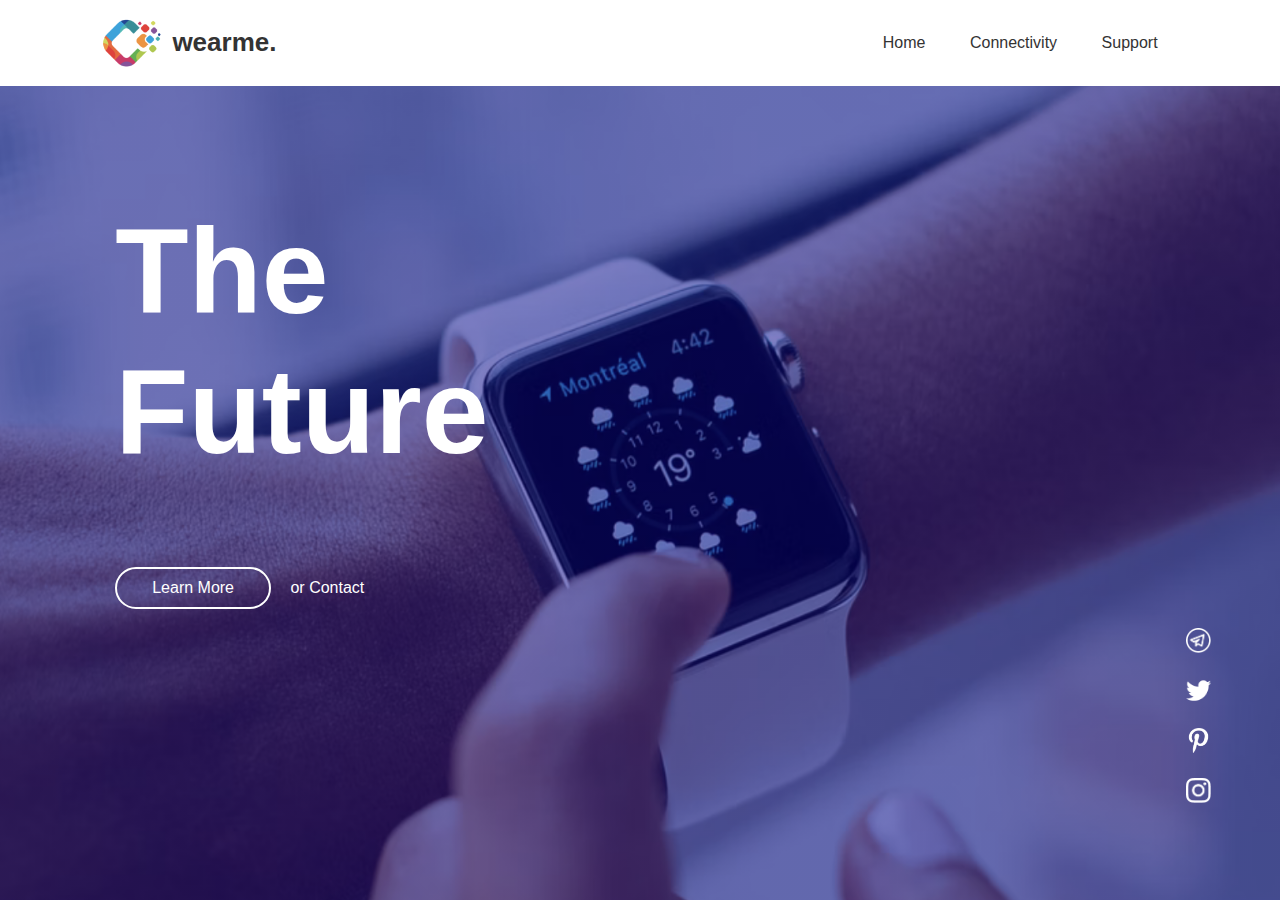
<file: 1-Animated-Website/index.html>
<!DOCTYPE html>
<html>
  <head>
    <meta charset="utf-8" />
    <meta name="viewport" content="width=device-width, initial-scale=1.0" />
    <title>Website Design with Animation</title>
    <!-- CSS -->
    <link rel="stylesheet" href="css/style.css" />
  </head>
  <body>
    <!-- Header -->
    <div class="header">
      <nav>
        <div class="logo">
          <img src="img/logo.png" />
          <span>wearme.</span>
        </div>
        <ul>
          <li><a href="#">Home</a></li>
          <li><a href="#">Connectivity</a></li>
          <li><a href="#">Support</a></li>
        </ul>
      </nav>

      <div class="content">
        <h1 class="slide-left">The<br />Future</h1>
        <p class="slide-left">
          This is the first smartwatch from our company. We're make a huge
          collection of watches in all gategories.
        </p>
        <div class="links slide-left">
          <a href="#" class="btn">Learn More</a>
          <a href="#">or Contact</a>
        </div>
      </div>

      <div class="social-icons">
        <a href=""><img src="img/telegram.png" /></a>
        <a href=""><img src="img/twitter-64.png" /></a>
        <a href=""><img src="img/pinterest-48.png" /></a>
        <a href=""><img src="img/instagram.png" /></a>
      </div>
    </div>
  </body>
</html>
</file>
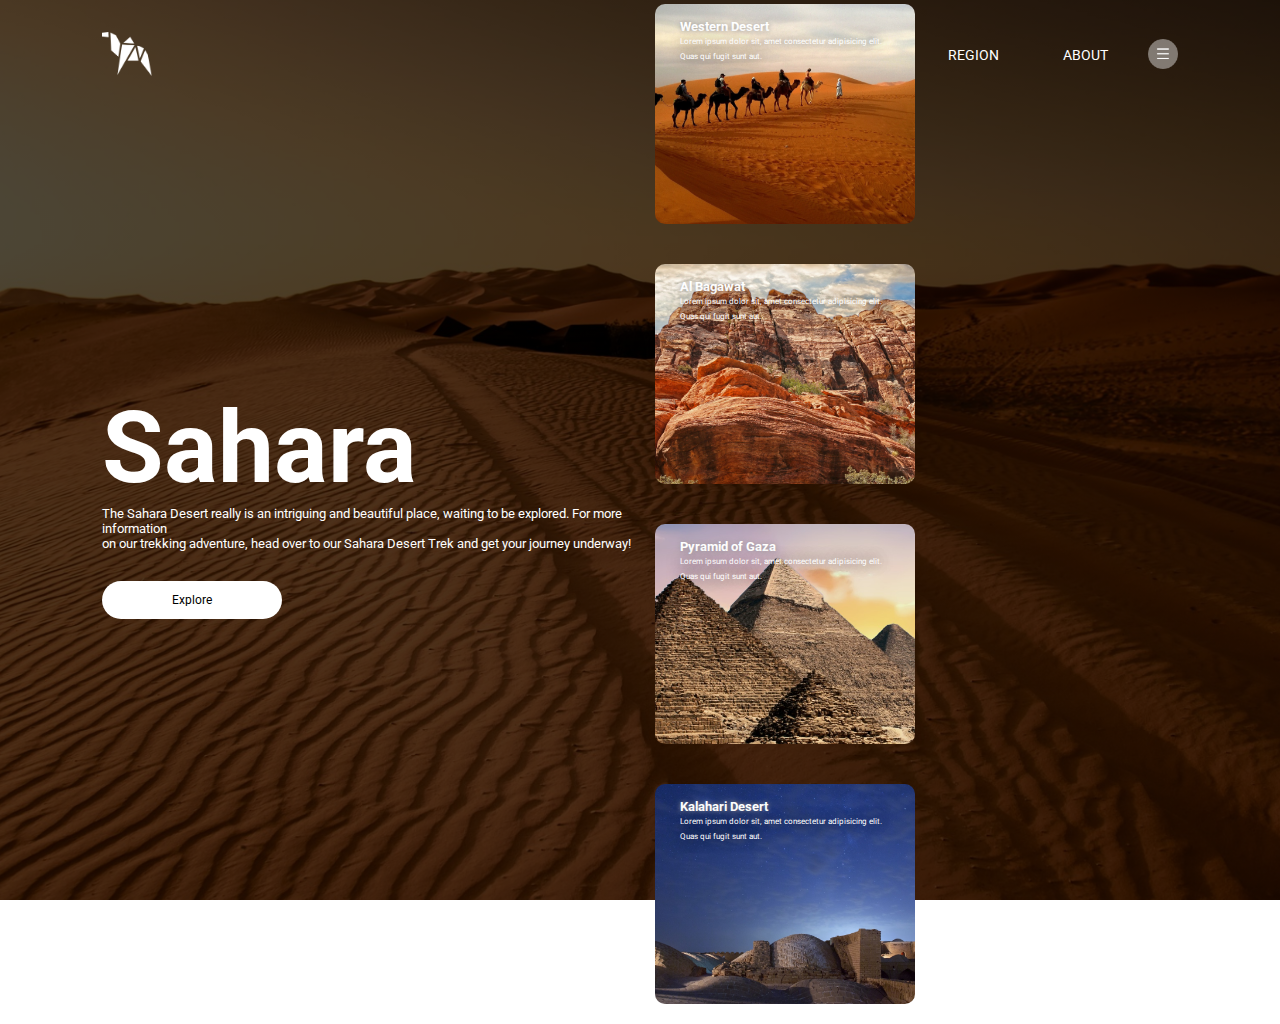
<file: 2-Website-Header/index.html>
<!DOCTYPE html>
<html>
  <head>
    <meta charset="utf-8" />
    <meta name="viewport" content="width=device-width, initial-scale=1.0" />
    <title>Web Design</title>
    <!-- Font style -->
    <link rel="preconnect" href="https://fonts.googleapis.com" />
    <link rel="preconnect" href="https://fonts.gstatic.com" crossorigin />
    <link
      href="https://fonts.googleapis.com/css2?family=Roboto:wght@400;500&display=swap"
      rel="stylesheet"
    />
    <!-- CSS -->
    <link rel="stylesheet" href="css/style.css" />
  </head>
  <body>
    <!-- Container  -->
    <div class="container">
      <div class="navbar">
        <img src="img/logo.png" class="logo" />
        <nav>
          <ul>
            <li><a href="#">HOME</a></li>
            <li><a href="#">REGION</a></li>
            <li><a href="#">ABOUT</a></li>
          </ul>
        </nav>
        <img src="img/menu.png" class="menu-icon" />
      </div>
      <div class="row">
        <div class="col">
          <h1>Sahara</h1>
          <p>
            The Sahara Desert really is an intriguing and beautiful place,
            waiting to be explored. For more information <br />on our trekking
            adventure, head over to our Sahara Desert Trek and get your journey
            underway!
          </p>
          <button type="button">Explore</button>
        </div>
        <!-- Card  -->
        <div class="col">
          <div class="card card1">
            <h5>Western Desert</h5>
            <p>
              Lorem ipsum dolor sit, amet consectetur adipisicing elit. Quas qui
              fugit sunt aut.
            </p>
          </div>
          <div class="card card2">
            <h5>Al Bagawat</h5>
            <p>
              Lorem ipsum dolor sit, amet consectetur adipisicing elit. Quas qui
              fugit sunt aut.
            </p>
          </div>
          <div class="card card3">
            <h5>Pyramid of Gaza</h5>
            <p>
              Lorem ipsum dolor sit, amet consectetur adipisicing elit. Quas qui
              fugit sunt aut.
            </p>
          </div>
          <div class="card card4">
            <h5>Kalahari Desert</h5>
            <p>
              Lorem ipsum dolor sit, amet consectetur adipisicing elit. Quas qui
              fugit sunt aut.
            </p>
          </div>
        </div>
      </div>
      <!-- social-icons  
      <div class="social-icons">
        <a href=""><img src="img/twitter-64.png" /></a>
        <a href=""><img src="img/pinterest-48.png" /></a>
        <a href=""><img src="img/instagram.png" /></a>
      </div>
      -->
    </div>
  </body>
</html>
</file>
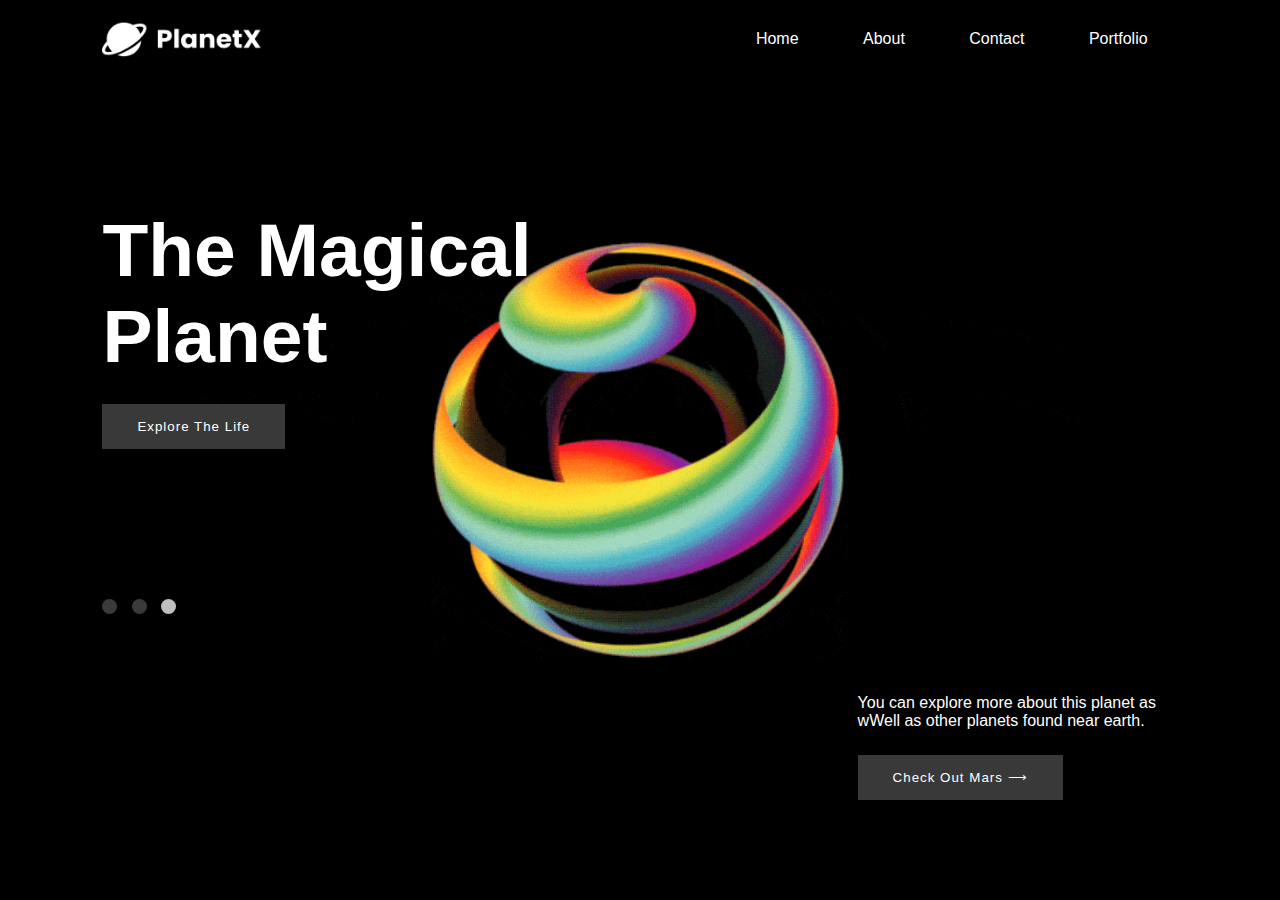
<file: 4-Website-With-GIF-Background/index.html>
<!DOCTYPE html>
<html>
  <head>
    <meta charset="utf-8" />
    <meta name="viewport" content="width=device-width, initial-scale=1.0" />
    <title>Website Design With GIF Background</title>
    <!-- CSS -->
    <link rel="stylesheet" href="css/style.css" />
  </head>
  <body>
    <!-- ** -->
    <div class="hero">
      <nav>
        <img src="img/planetX-logo.png" class="logo" />
        <ul>
          <li><a href="#">Home</a></li>
          <li><a href="#">About</a></li>
          <li><a href="#">Contact</a></li>
          <li><a href="#">Portfolio</a></li>
        </ul>
      </nav>
      <h1>The Magical<br />Planet</h1>
      <button type="button">Explore The Life</button>

      <div class="indicator">
        <span></span>
        <span></span>
        <span class="active"></span>
      </div>
      <div class="cta">
        <p>
          You can explore more about this planet as wWell as other planets found
          near earth.
        </p>
        <button type="button">Check Out Mars &#x27F6;</button>
      </div>
      <!-- social-icons 
      <div class="social-icons">
        <a href=""><img src="img/linkedin-6-48.png" /></a>
        <a href=""><img src="img/github-11-48.png" /></a>
        <a href=""><img src="img/instagram.png" /></a>
      </div>  -->
    </div>
  </body>
</html>
</file>
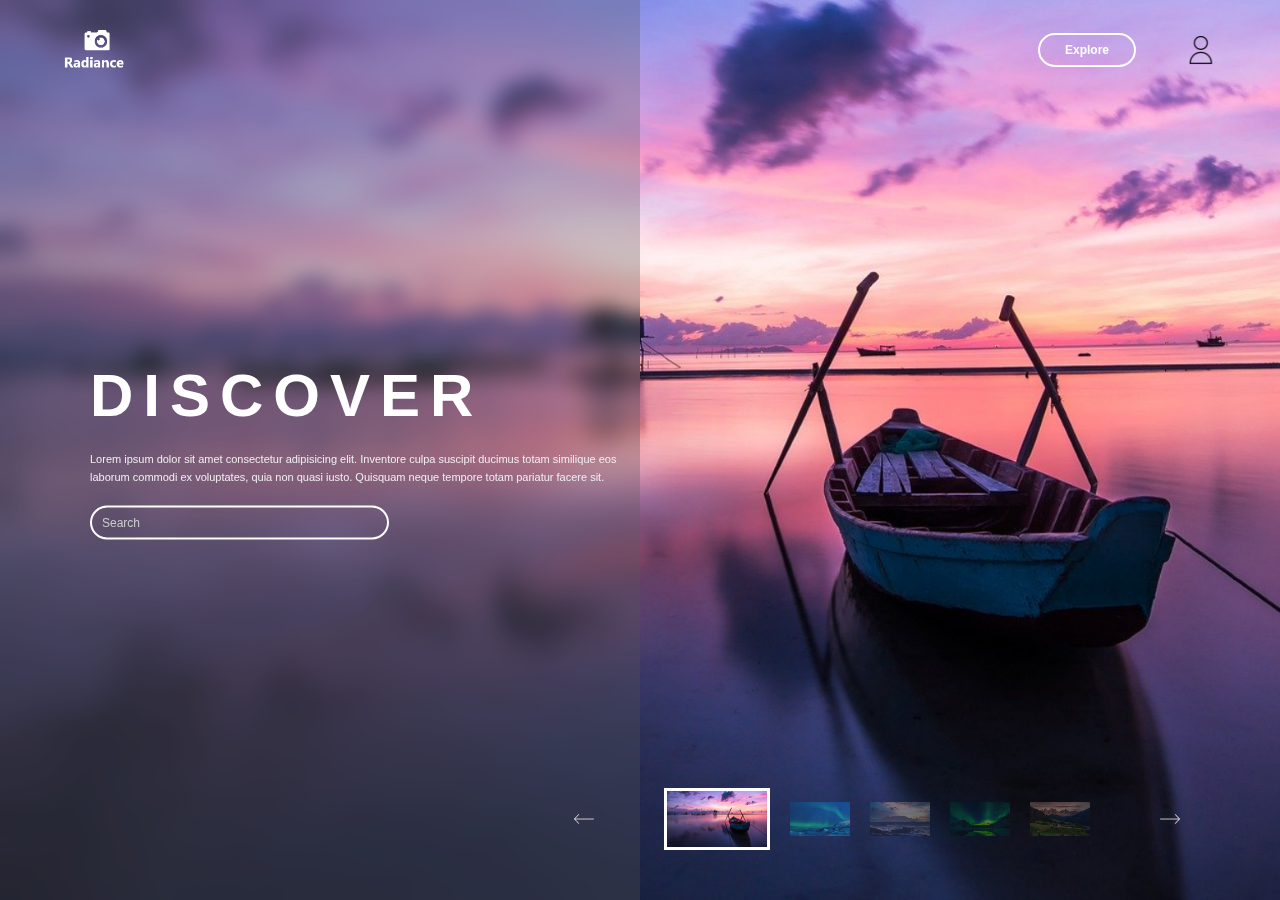
<file: 5-Website-With-Dynamic-Images/index.html>
<!DOCTYPE html>
<html>
  <head>
    <meta charset="utf-8" />
    <meta name="viewport" content="width=device-width, initial-scale=1.0" />
    <title>Website Design With GIF Background</title>
    <!-- CSS -->
    <link rel="stylesheet" href="css/style.css" />
  </head>
  <body>
    <!-- ** -->
    <div id="hero">
      <div class="navbar">
        <img src="img/logo.png" class="logo" />
        <div class="user">
          <button type="button">Explore</button>
          <img src="img/profile (1).png" />
        </div>
      </div>
      <div class="container">
        <div class="info">
          <h1>DISCOVER</h1>
          <p>
            Lorem ipsum dolor sit amet consectetur adipisicing elit. Inventore
            culpa suscipit ducimus totam similique eos laborum commodi ex
            voluptates, quia non quasi iusto. Quisquam neque tempore totam
            pariatur facere sit.
          </p>
          <input type="text" placeholder="Search" />
        </div>
      </div>
      <div class="slider">
        <img src="img/left-arrow.png" id="prev" />
        <div class="preview">
          <img src="img/small1.png" class="active thumbnail" />
          <img src="img/small2.png" class="thumbnail" />
          <img src="img/small3.png" class="thumbnail" />
          <img src="img/small4.png" class="thumbnail" />
          <img src="img/small5.png" class="thumbnail" />
        </div>
        <img src="img/right-arrow.png" id="next" />
      </div>
    </div>

    <script>
      var prev = document.getElementById("prev");
      var next = document.getElementById("next");
      var thumbnail = document.getElementsByClassName("thumbnail");
      var hero = document.getElementById("hero");

      var backgroundImg = new Array(
        "img/bg1.png",
        "img/bg2.png",
        "img/bg3.png",
        "img/bg4.png",
        "img/bg5.png"
      );

      let i = 0;
      next.onclick = function () {
        if (i < 4) {
          hero.style.backgroundImage = 'url("' + backgroundImg[i + 1] + '")';
          thumbnail[i + 1].classList.add("active");
          thumbnail[i].classList.remove("active");
          i++;
        }
      };

      prev.onclick = function () {
        if (i > 0) {
          hero.style.backgroundImage = 'url("' + backgroundImg[i - 1] + '")';
          thumbnail[i - 1].classList.add("active");
          thumbnail[i].classList.remove("active");
          i--;
        }
      };
    </script>
  </body>
</html>
</file>
<file: 1-Animated-Website/css/style.css>
* {
  margin: 0;
  padding: 0;
  box-sizing: border-box;
  font-family: "Poppins", sans-serif;
}

.header {
  width: 100%;
  height: 100vh;
  background-image: linear-gradient(rgba(5, 0, 136, 0.5), rgba(5, 0, 136, 0.5)),
    url(../img/back.png);
  background-size: cover;
  background-position: center;
  overflow-x: hidden;
}

nav {
  display: flex;
  width: 100%;
  align-items: center;
  justify-content: space-between;
  padding: 18px 8%;
  transition: background 1s;
}

nav .logo {
  display: flex;
  align-items: center;
  font-size: 26px;
  font-weight: 600;
  color: #fff;
}

nav .logo img {
  width: 60px;
  margin-right: 10px;
}

nav ul li {
  display: inline-block;
  list-style: none;
  margin: 10px 20px;
}

nav ul li a {
  color: #fff;
  text-decoration: none;
  font-weight: 500;
}

nav:hover {
  background: #fff;
}

nav:hover .logo {
  color: #333;
}

nav:hover ul li a {
  color: #333;
}

.content {
  margin-top: 9%;
  margin-left: 9%;
  color: #fff;
}

.content h1 {
  font-size: 120px;
  line-height: 140px;
  font-weight: 600;
}

.content p {
  max-width: 500px;
  line-height: 28px;
  opacity: 0;
}
.links {
  margin-top: 30px;
}

.links a {
  color: #fff;
  text-decoration: none;
  display: inline-block;
}

.btn {
  border: 2px solid #fff;
  padding: 10px 35px;
  border-radius: 30px;
  margin-right: 15px;
}

.slide-left {
  animation: slideleft 1s linear forwards;
}

@keyframes slideleft {
  0% {
    transform: translate(100px);
    opacity: 0;
  }
  100% {
    transform: translate(0px);
    opacity: 1;
  }
}

p.slide-left {
  animation-delay: 1s;
}

.links.slide-left {
  animation-delay: 1s;
}

.social-icons {
  position: absolute;
  right: 5%;
  bottom: 8%;
}

.social-icons img {
  width: 25px;
  display: block;
  margin: 25px 5px;
}
</file>
<file: 2-Website-Header/css/style.css>
* {
  margin: 0;
  padding: 0;
  font-family: "Roboto", sans-serif;
}

/* container css */
.container {
  width: 100%;
  height: 100vh;
  background-image: linear-gradient(rgba(0, 0, 0, 0.7), rgba(0, 0, 0, 0.7)),
    url(../img/background.png);
  background-position: center;
  background-size: cover;
  padding-left: 8%;
  padding-right: 8%;
  box-sizing: border-box;
}

.navbar {
  height: 12%;
  display: flex;
  align-items: center;
}

.logo {
  width: 50px;
  cursor: pointer;
}

.menu-icon {
  width: 30px;
  cursor: pointer;
  margin-left: 40px;
}

nav {
  flex: 1;
  text-align: right;
}

nav ul li {
  list-style: none;
  display: inline-block;
  margin-left: 60px;
}

nav ul li a {
  text-decoration: none;
  color: #fff;
  font-size: 14px;
}

.row {
  display: flex;
  height: 88%;
  align-items: center;
}

.col {
  flex-basis: 50%;
}

h1 {
  color: #fff;
  font-size: 100px;
}

p {
  color: #fff;
  font-size: 13px;
  line-height: 15px;
}

button {
  width: 180px;
  color: #000;
  font-size: 12px;
  padding: 12px 0;
  background: #fff;
  border: 0;
  border-radius: 20px;
  outline: none;
  margin-top: 30px;
}

.card {
  width: 260px;
  height: 220px;
  display: inline-block;
  border-radius: 10px;
  padding: 15px 25px;
  box-sizing: border-box;
  cursor: pointer;
  margin: 20px 15px;

  background-position: center;
  background-size: cover;
  transition: transform 0.5s;
}
.card1 {
  background-image: url(../img/pic-1.png);
}
.card2 {
  background-image: url(../img/pic-2.png);
}
.card3 {
  background-image: url(../img/pic-3.png);
}
.card4 {
  background-image: url(../img/pic-4.png);
}

.card:hover {
  transform: translateY(-10px);
}

h5 {
  color: #fff;
  text-shadow: 0 0 5px #999;
}

.card p {
  text-shadow: 0 0 15px #000;
  font-size: 8px;
}

/* Social icon css */

.social-icons {
  position: absolute;
  right: 5%;
  bottom: 8%;
}

.social-icons img {
  width: 16px;
  display: block;
  margin: 25px 5px;
}
</file>
<file: 4-Website-With-GIF-Background/css/style.css>
* {
  margin: 0;
  padding: 0;
  box-sizing: border-box;
  font-family: "poppins", sans-serif;
}

.hero {
  width: 100%;
  min-height: 100vh;
  background: #000;
  background-image: url(../img/BlazePress\ -\ The\ most\ popular\ posts\ on\ the\ internet_.gif);
  background-position: center;
  background-repeat: no-repeat;
  background-size: 70%;
  color: #fff;
  padding: 0 8%;
}
nav {
  display: flex;
  align-items: center;
  justify-content: space-between;
  padding: 20px 0;
}

.logo {
  width: 160px;
}

nav ul li {
  display: inline-block;
  list-style: none;
  margin: 10px 30px;
}

nav ul li a {
  color: #fff;
  text-decoration: none;
}

.hero h1 {
  font-size: 75px;
  margin-top: 12%;
}

.hero button {
  background: #393939;
  border: 0;
  outline: none;
  padding: 15px 35px;
  color: #fff;
  margin-top: 25px;
  font-weight: 500;
  letter-spacing: 1px;
  cursor: pointer;
}

.indicator span {
  display: inline-block;
  background: #3a3a3a;
  height: 15px;
  width: 15px;
  border-radius: 50%;
  margin-right: 10px;
}
.indicator {
  margin-top: 150px;
}

.indicator span.active {
  background: #bfbfbf;
}
.cta {
  position: absolute;
  width: 25%;
  min-width: 250px;
  right: 8%;
  bottom: 100px;
}
/* Social icon css */

.social-icons {
  position: absolute;
  right: 4%;
  bottom: 8%;
}

.social-icons img {
  width: 16px;
  display: block;
  margin: 25px 5px;
}
</file>
<file: 5-Website-With-Dynamic-Images/css/style.css>
* {
  margin: 0;
  padding: 0;
  font-family: sans-serif;
}

#hero {
  width: 100%;
  min-height: 100vh;
  background: #000;
  background-image: url(../img/bg1.png);
  background-position: center;
  background-size: cover;
  position: relative;
}
.navbar {
  width: 90%;
  margin: auto;
  display: flex;
  align-items: center;
  justify-content: space-between;
  position: relative;
  z-index: 10;
}

.navbar .logo {
  width: 60px;
  margin: 30px 0;
  cursor: pointer;
}

.user {
  display: flex;
  align-items: center;
}
.user img {
  width: 30px;
  margin-left: 50px;
  cursor: pointer;
}

button {
  padding: 8px 25px;
  background: transparent;
  border: 2px solid #fff;
  outline: none;
  border-radius: 20px;
  color: #fff;
  font-size: 12px;
  font-weight: bold;
  cursor: pointer;
}
.container {
  width: 50%;
  height: 100vh;
  background: rgba(86, 86, 86, 0.3);
  backdrop-filter: blur(10px);
  position: absolute;
  left: 0;
  top: 0;
}

.info {
  width: 550px;
  color: #fff;
  position: absolute;
  right: 0;
  top: 50%;
  transform: translateY(-50%);
}

.info h1 {
  font-size: 60px;
  letter-spacing: 10px;
}
.info p {
  color: #f0eef1;
  font-size: 11px;
  margin: 20px 0;
  line-height: 18px;
}
.info input {
  width: 50%;
  padding: 8px 10px;
  outline: none;
  border: 2px solid #fff;
  border-radius: 20px;
  background: transparent;
  color: #fff;
  font-size: 12px;
}

::placeholder {
  color: #ccc;
}

.slider {
  display: flex;
  align-items: center;
  position: absolute;
  right: 100px;
  bottom: 50px;
}

#prev,
#next {
  width: 20px;
  cursor: pointer;
}

.preview {
  display: flex;
  align-items: center;
  margin: 0 60px;
}
.preview img {
  width: 60px;
  margin: 0 10px;
  opacity: 0.4;
}

.preview .active {
  display: block;
  border: 3px solid #fff;
  width: 100px;
  opacity: 1;
}

/* Social icon css */

.social-icons {
  position: absolute;
  right: 4%;
  bottom: 8%;
}

.social-icons img {
  width: 16px;
  display: block;
  margin: 25px 5px;
}
</file>
